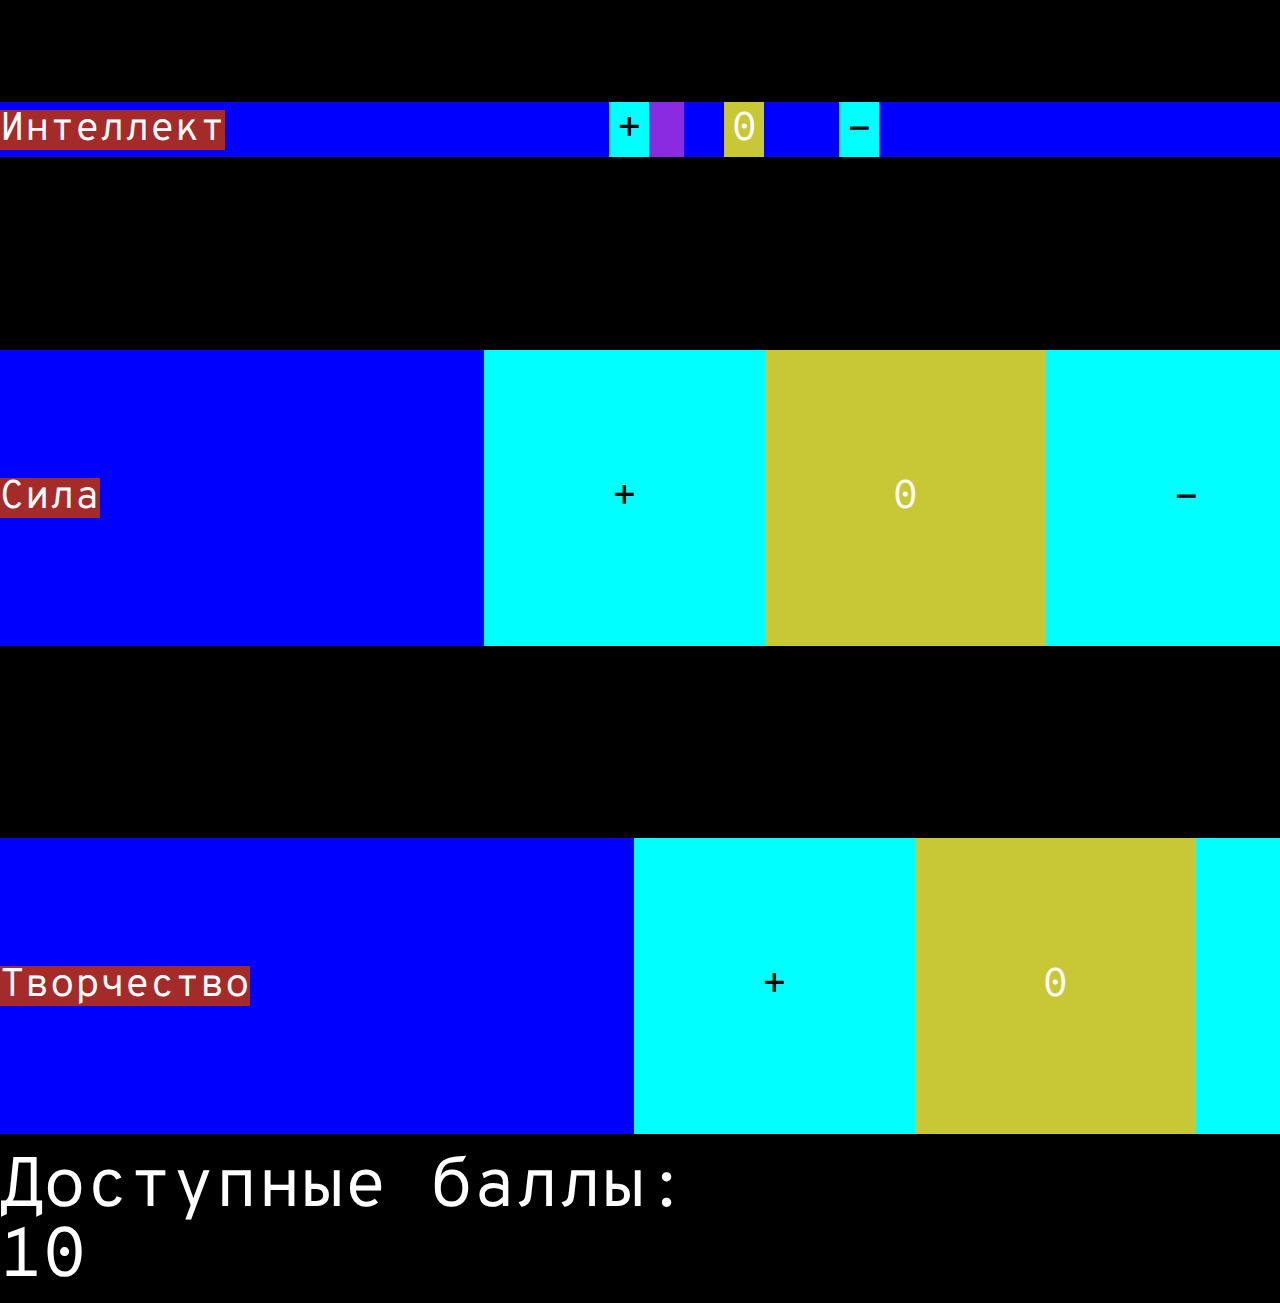
<file: game.html>
<!DOCTYPE html>
<html lang="en">
<head>
    <meta charset="UTF-8">
    <meta name="viewport" content="width=device-width, initial-scale=1.0">
    <title>Game</title>
    <link rel="stylesheet" href="./Stylesheets/main.css">
    <style>
        body {
            background-color: black;
            color: rgb(255, 255, 255);
        }

        .container {
            display: flex;
            flex-direction: column;
            gap: 10vh;
        }
        .category {
            background-color: blue;
            display: flex;
            font-size: 40px;
        }
        button {
            font-size: 40px;
            padding: 10%;
            background-color: aqua;
            margin: auto;
        }
        #next-button {
            display: none;
            font-size: 24px;
            padding: 10px 20px;
            margin-top: 20px;
        }

        .scaler {
            display: flex;
            background-color: blueviolet;
            gap: 100%;
            min-width: fit-content;
        }

        .scaler-number {
            margin: auto;
            background-color: rgb(200, 200, 55);
            padding: 10%;
        }

        .scaler-title {
            margin: auto 0;
            margin-right: 30%;
            background-color: brown;
        }
    </style>
</head>
<body>
    <div class="container">
        <div class="category">
            <h2 class="scaler-title">Интеллект</h2>
                <div class="scaler">
                   <button id="intellect-plus">+</button>
                   <div id="intellect" class="scaler-number">0</div>
                   <button id="intellect-minus">-</button>
                </div>
        </div>
        <div class="category">
            <h2 class="scaler-title">Сила</h2>
            <button id="strength-plus">+</button>
            <span id="strength" class="scaler-number">0</span>
            <button id="strength-minus">-</button>
        </div>
        <div class="category">
            <h2 class="scaler-title">Творчество</h2>
            <button id="creativity-plus">+</button>
            <span id="creativity" class="scaler-number">0</span>
            <button id="creativity-minus">-</button>
        </div>
    </div>
    
    <div>
        <h2>Доступные баллы:</h2>
        <span id="total-points">10</span>
    </div>

    <button id="next-button">Далее</button>

    <script>
        // Общее количество баллов
        let totalPoints = 10;

        // Значения параметров
        let params = {
            intellect: 0,
            strength: 0,
            creativity: 0
        };

        // Функция обновления отображения значений параметров
        function updateDisplay() {
            document.getElementById('intellect').textContent = params.intellect;
            document.getElementById('strength').textContent = params.strength;
            document.getElementById('creativity').textContent = params.creativity;
            document.getElementById('total-points').textContent = totalPoints;

            // Проверяем, все ли баллы распределены
            if (totalPoints === 0) {
                document.getElementById('next-button').style.display = 'block';
            } else {
                document.getElementById('next-button').style.display = 'none';
            }
        }

        // Функция обработки нажатия кнопки "+"
        function handlePlusButtonClick(param) {
            if (totalPoints > 0 && params[param] < 10) {
                params[param]++;
                totalPoints--;
                updateDisplay();
            }
        }

        // Функция обработки нажатия кнопки "-"
        function handleMinusButtonClick(param) {
            if (params[param] > 0) {
                params[param]--;
                totalPoints++;
                updateDisplay();
            }
        }

        // Привязка обработчиков событий к кнопкам
        document.getElementById('intellect-plus').addEventListener('click', () => handlePlusButtonClick('intellect'));
        document.getElementById('intellect-minus').addEventListener('click', () => handleMinusButtonClick('intellect'));
        document.getElementById('strength-plus').addEventListener('click', () => handlePlusButtonClick('strength'));
        document.getElementById('strength-minus').addEventListener('click', () => handleMinusButtonClick('strength'));
        document.getElementById('creativity-plus').addEventListener('click', () => handlePlusButtonClick('creativity'));
        document.getElementById('creativity-minus').addEventListener('click', () => handleMinusButtonClick('creativity'));

        // Инициализация отображения значений параметров
        updateDisplay();
    </script>
</body>
</html>
</file>
<file: Stylesheets/main.css>
@import url(reset.css);
@import url(skillpickgame.css);
@import url(skillscoregame.css);

@font-face {
    font-family: Overpass;
    src: url(../Fonts/OverpassMono.ttf);
}
</file>
